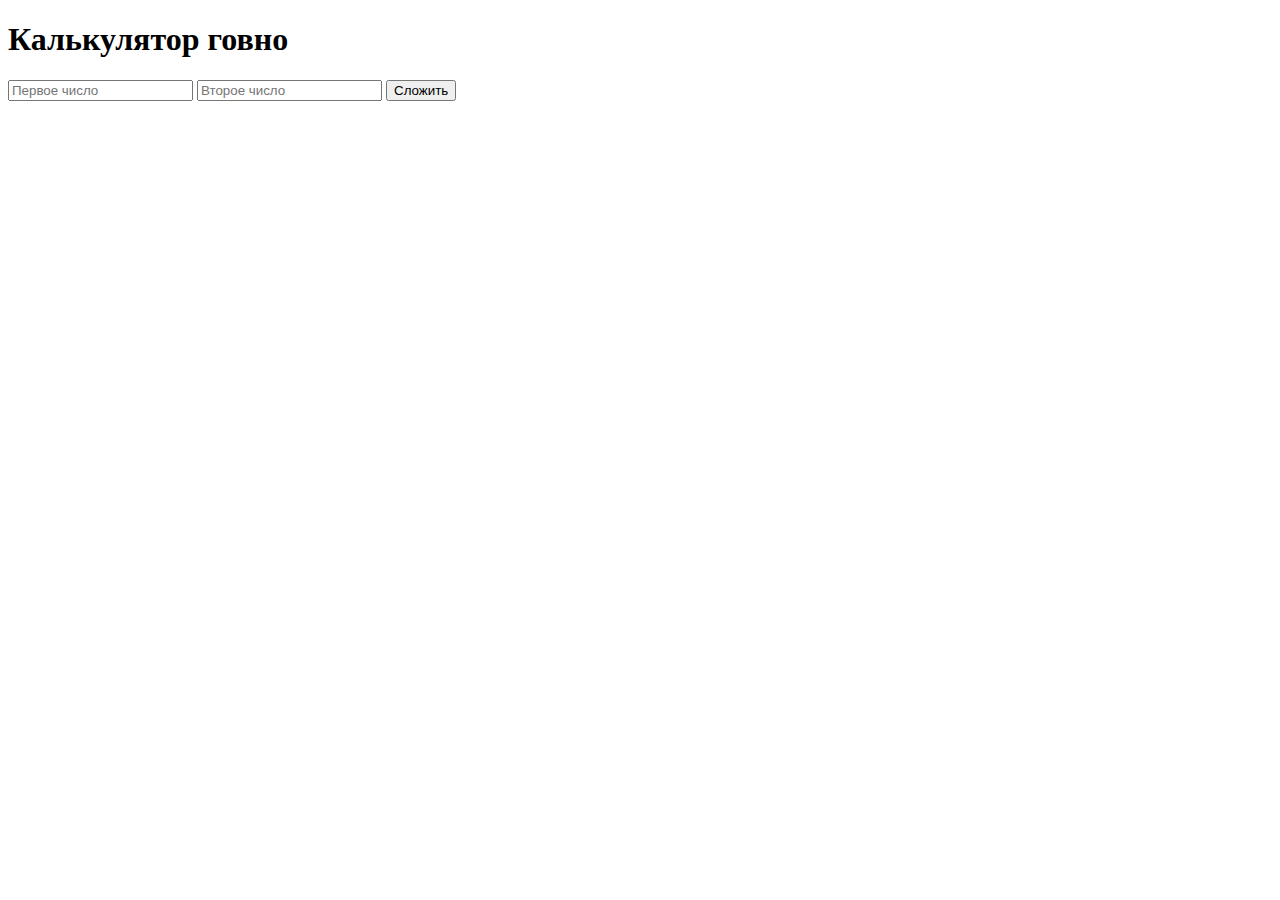
<file: MyPrograms/templates/index.html>
<!DOCTYPE html>
<html lang="en">
<head>
    <meta charset="UTF-8">
    <title>Calculator</title>
</head>
<body>
    <h1>Калькулятор говно</h1>
    <form action="/calculate" method="post">
        <input type="number" name="a" placeholder="Первое число">
        <input type="number" name="b" placeholder="Второе число">
        <button type="submit">Сложить</button>
    </form>
</body>
</html>
</file>
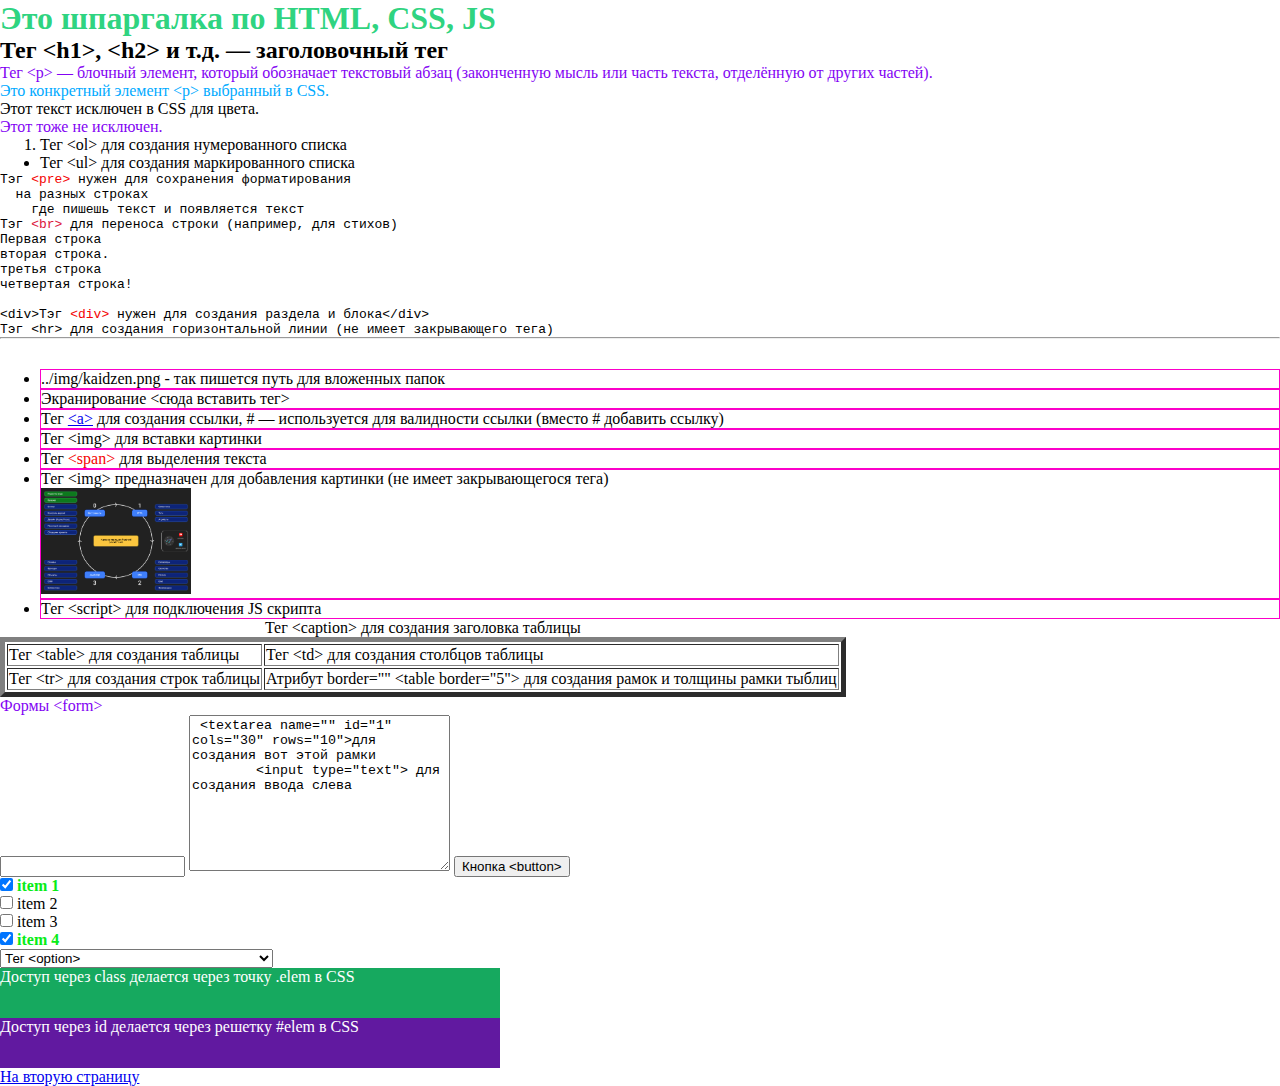
<file: MyPrograms/Teacher/Kaidzen_JS_HTML_CSS/index.html>
<!doctype html>
<html lang="ru">

<head>
  <meta charset="UTF-8" />
  <meta name="viewport" content="width=device-width, initial-scale=1.0" />
  <title>Мой сайт</title>
  <link rel="stylesheet" href="style/kaidzen.css" />
</head>

<body>
  <!-- Это спрятанный комментарий (так создается комментарий) -->

  <h1>
    <span style="color: rgba(26, 208, 117, 0.931)">
      Это шпаргалка по HTML, CSS, JS
    </span>
  </h1>

  <h2>Тег &lt;h1&gt;, &lt;h2&gt; и т.д. — заголовочный тег</h2>

  <p title="title">
    Тег &lt;p&gt; — блочный элемент, который обозначает текстовый абзац
    (законченную мысль или часть текста, отделённую от других частей).
  </p>
  <p>Это конкретный элемент &lt;p&gt; выбранный в CSS.</p>
  <p class="text2">Этот текст исключен в CSS для цвета.</p>
  <p>Этот тоже не исключен.</p>

  <script src="script/kaidzen.js"></script>

  <ol>
    <li>Тег &lt;ol&gt; для создания нумерованного списка</li>
  </ol>

  <ul>
    <li>Тег &lt;ul&gt; для создания маркированного списка</li>
  </ul>

  <pre>
Тэг <span style="color: rgb(244, 2, 2);">&lt;pre&gt;</span> нужен для сохранения форматирования
  на разных строках
    где пишешь текст и появляется текст
Тэг <span style="color: crimson;">&lt;br&gt;</span> для переноса строки (например, для стихов)
Первая строка<br>вторая строка.<br>третья строка<br>четвертая строка!

&lt;div&gt;Тэг <span style="color: rgb(244, 2, 2);">&lt;div&gt;</span> нужен для создания раздела и блока&lt;/div&gt;
Тэг &lt;hr&gt; для создания горизонтальной линии (не имеет закрывающего тега)
<hr>
    </pre>

  <div class="container">
    <ul>
      <li>../img/kaidzen.png - так пишется путь для вложенных папок</li>
      <li>Экранирование &lt;сюда вставить тег&gt;</li>
      <li>
        Тег <a href="#">&lt;a&gt;</a> для создания ссылки, # — используется для
        валидности ссылки (вместо # добавить ссылку)
      </li>
      <li>Тег &lt;img&gt; для вставки картинки</li>
      <li>
        Тег <span style="color: rgb(244, 2, 2)">&lt;span&gt;</span> для
        выделения текста
      </li>
      <li>
        Тег &lt;img&gt; предназначен для добавления картинки (не имеет
        закрывающегося тега)
        <br />
        <img src="img/kaidzen.png" alt="ошибка" width="150" />
      </li>
      <li>Тег &lt;script&gt; для подключения JS скрипта</li>
    </ul>
  </div>


  <table border="5">
    <caption>
      Тег &lt;caption&gt; для создания заголовка таблицы
    </caption>
    <tr>
      <td>Тег &lt;table&gt; для создания таблицы</td>
      <td>Тег &lt;td&gt; для создания столбцов таблицы</td>
    </tr>
    <tr>
      <td>Тег &lt;tr&gt; для создания строк таблицы</td>
      <td>
        Атрибут border="" &lt;table border="5"&gt; для создания рамок и
        толщины рамки тыблиц
      </td>
    </tr>
  </table>

  <p>Формы &lt;form&gt;</p>
  <form action="">
    <input type="text" />
    <textarea name="" id="1" cols="30" rows="10">
 &lt;textarea name="" id="1" cols="30" rows="10"&gt;для создания вот этой рамки 
        &lt;input type="text"&gt; для создания ввода слева </textarea>
    <button>Кнопка &lt;button&gt;</button> <br>

    <input type="checkbox" checked /> <span>item 1</span> <br>
    <input type="checkbox" /> <span>item 2</span> <br>
    <input type="checkbox" /> <span>item 3</span> <br>
    <input type="checkbox" checked /> <span>item 4</span> <br>

    <select name="" id="">
      <option value="">Тег &lt;option&gt;</option>
      <option value="">Тег &lt;option&gt; создает выпадающее меню</option>
    </select>
  </form>

  <div class="elem">1</div>
  <div id="elem">2</div>
  <script src="script/kaidzen.js"></script>

  <div title="Всплывающая подсказка (атрибут title в div)">
    <a href="second.html">На вторую страницу</a>
  </div>
</body>

</html>
</file>
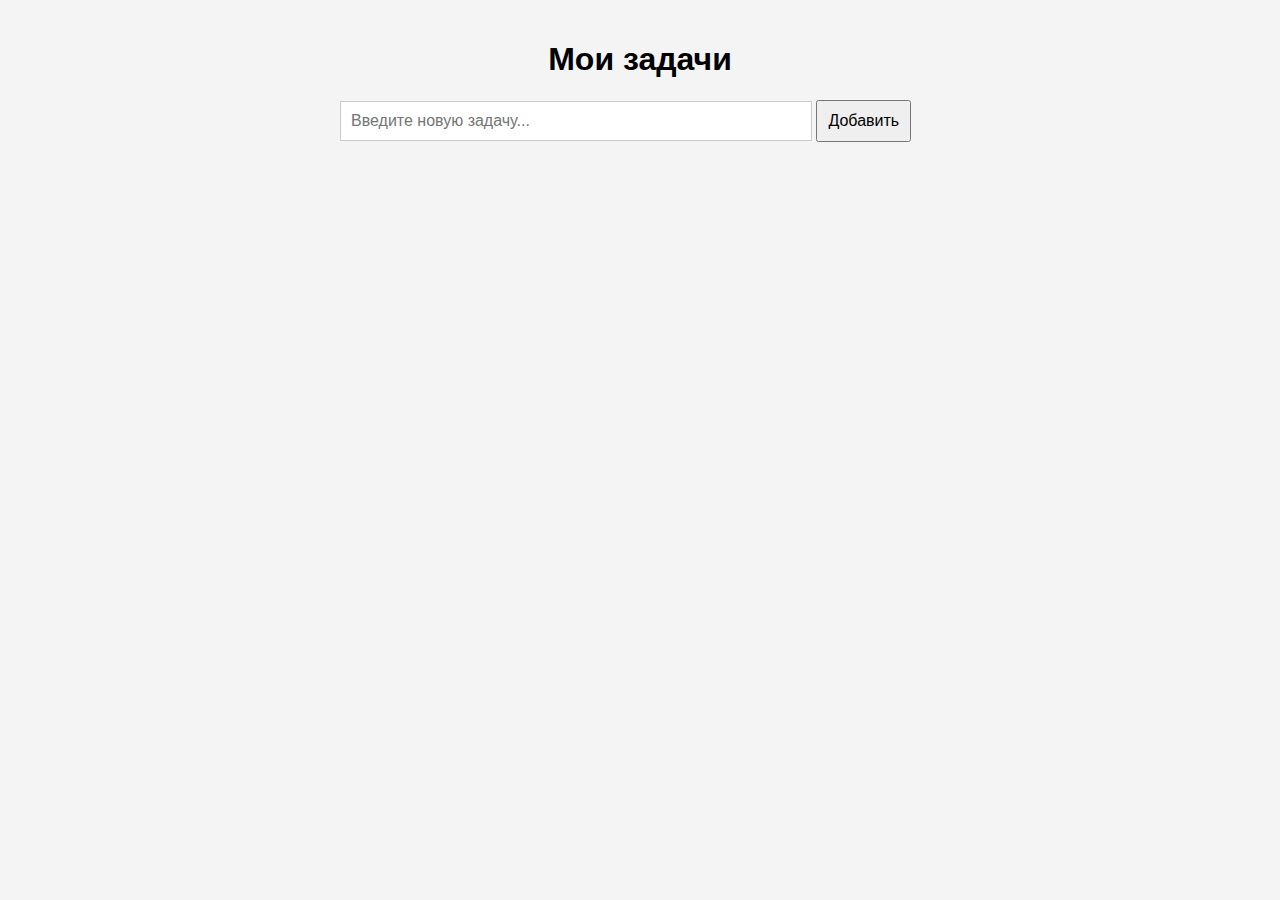
<file: MyPrograms/asdf.html>
<!DOCTYPE html>
<html lang="ru">
<head>
  <meta charset="UTF-8" />
  <meta name="viewport" content="width=device-width, initial-scale=1.0"/>
  <title>To-Do Приложение</title>
  <style>
    body {
      font-family: Arial, sans-serif;
      background: #f4f4f4;
      padding: 20px;
      max-width: 600px;
      margin: auto;
    }
    h1 {
      text-align: center;
    }
    input[type="text"] {
      width: 75%;
      padding: 10px;
      border: 1px solid #ccc;
      font-size: 16px;
    }
    button {
      padding: 10px;
      font-size: 16px;
      cursor: pointer;
    }
    ul {
      list-style-type: none;
      padding: 0;
    }
    li {
      background: #fff;
      margin: 5px 0;
      padding: 10px;
      display: flex;
      justify-content: space-between;
      align-items: center;
      border-radius: 4px;
    }
    .completed {
      text-decoration: line-through;
      color: gray;
    }
    .delete-btn {
      background: red;
      color: white;
      border: none;
      padding: 5px 10px;
      border-radius: 4px;
    }
  </style>
</head>
<body>

  <h1>Мои задачи</h1>
  <input type="text" id="taskInput" placeholder="Введите новую задачу..." />
  <button onclick="addTask()">Добавить</button>

  <ul id="taskList"></ul>

  <script>
    // Загрузка задач из localStorage при запуске
    document.addEventListener("DOMContentLoaded", loadTasks);

    function addTask() {
      const taskInput = document.getElementById("taskInput");
      const taskText = taskInput.value.trim();
      if (taskText === "") return;

      const task = {
        id: Date.now(),
        text: taskText,
        completed: false
      };

      const tasks = getTasksFromLocalStorage();
      tasks.push(task);
      saveTasksToLocalStorage(tasks);

      taskInput.value = "";
      renderTasks();
    }

    function deleteTask(id) {
      let tasks = getTasksFromLocalStorage();
      tasks = tasks.filter(task => task.id !== id);
      saveTasksToLocalStorage(tasks);
      renderTasks();
    }

    function toggleComplete(id) {
      let tasks = getTasksFromLocalStorage();
      tasks = tasks.map(task =>
        task.id === id ? { ...task, completed: !task.completed } : task
      );
      saveTasksToLocalStorage(tasks);
      renderTasks();
    }

    function renderTasks() {
      const taskList = document.getElementById("taskList");
      taskList.innerHTML = "";
      const tasks = getTasksFromLocalStorage();

      tasks.forEach(task => {
        const li = document.createElement("li");

        const checkbox = document.createElement("input");
        checkbox.type = "checkbox";
        checkbox.checked = task.completed;
        checkbox.onclick = () => toggleComplete(task.id);

        const span = document.createElement("span");
        span.textContent = task.text;
        if (task.completed) {
          span.classList.add("completed");
        }

        const deleteBtn = document.createElement("button");
        deleteBtn.textContent = "Удалить";
        deleteBtn.className = "delete-btn";
        deleteBtn.onclick = () => deleteTask(task.id);

        li.appendChild(checkbox);
        li.appendChild(span);
        li.appendChild(deleteBtn);

        taskList.appendChild(li);
      });
    }

    function getTasksFromLocalStorage() {
      return JSON.parse(localStorage.getItem("tasks") || "[]");
    }

    function saveTasksToLocalStorage(tasks) {
      localStorage.setItem("tasks", JSON.stringify(tasks));
    }

    function loadTasks() {
      renderTasks();
    }
  </script>

</body>
</html>
</file>
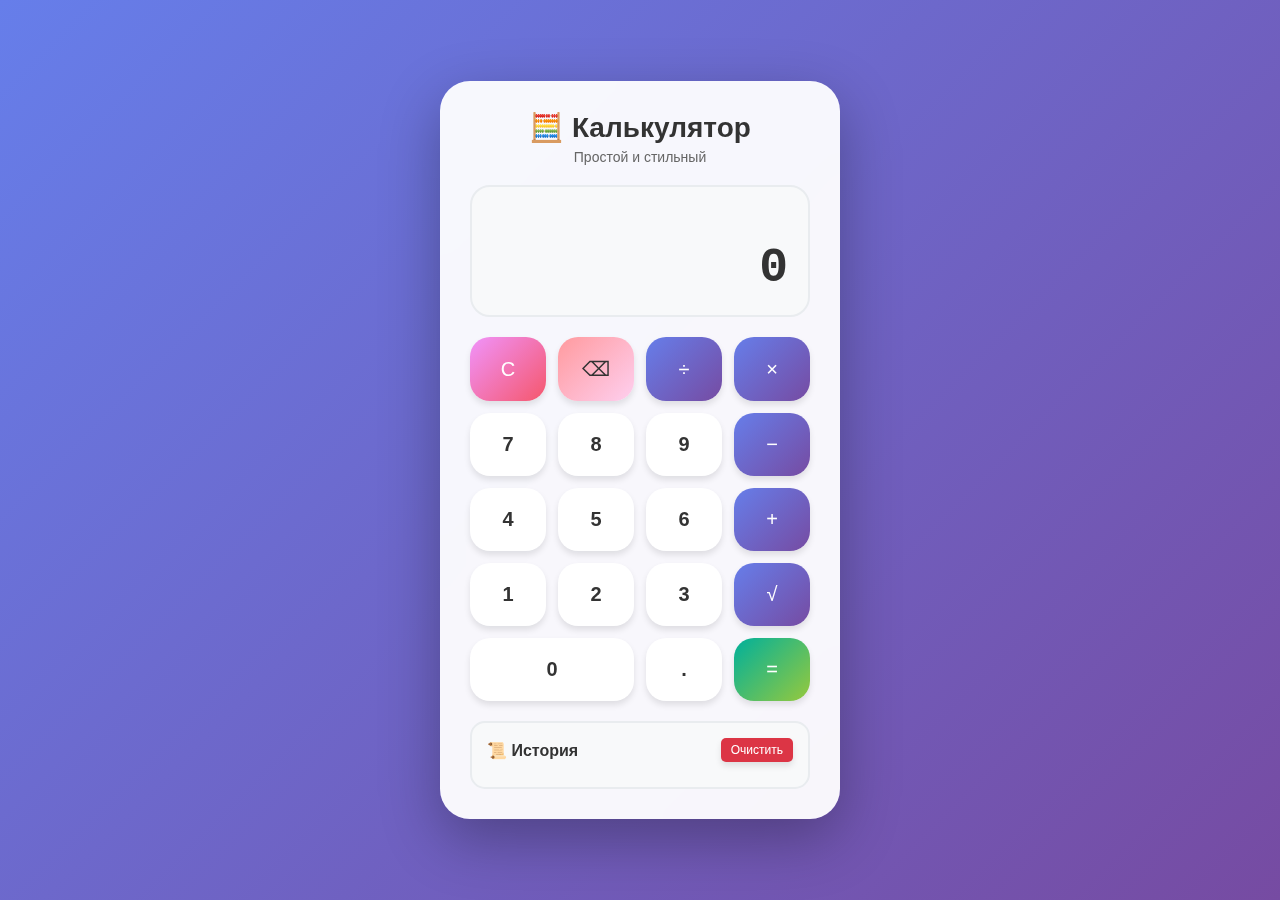
<file: MyPrograms/html cod/index_calculator.html>
<!DOCTYPE html>
<html lang="ru">
<head>
    <meta charset="UTF-8">
    <meta name="viewport" content="width=device-width, initial-scale=1.0">
    <title>Калькулятор | Современный дизайн</title>
    <style>
        * {
            margin: 0;
            padding: 0;
            box-sizing: border-box;
            font-family: 'Segoe UI', Tahoma, Geneva, Verdana, sans-serif;
        }

        body {
            min-height: 100vh;
            display: flex;
            justify-content: center;
            align-items: center;
            background: linear-gradient(135deg, #667eea 0%, #764ba2 100%);
            padding: 20px;
        }

        .calculator {
            background: rgba(255, 255, 255, 0.95);
            backdrop-filter: blur(10px);
            border-radius: 30px;
            box-shadow: 0 20px 60px rgba(0, 0, 0, 0.3);
            padding: 30px;
            width: 100%;
            max-width: 400px;
            transition: transform 0.3s ease;
        }

        .calculator:hover {
            transform: translateY(-5px);
        }

        .header {
            text-align: center;
            margin-bottom: 20px;
        }

        .header h1 {
            color: #333;
            font-size: 28px;
            font-weight: 600;
            margin-bottom: 5px;
        }

        .header p {
            color: #666;
            font-size: 14px;
        }

        .display {
            background: #f8f9fa;
            border-radius: 20px;
            padding: 20px;
            margin-bottom: 20px;
            border: 2px solid #e9ecef;
        }

        .expression {
            font-size: 16px;
            color: #6c757d;
            min-height: 24px;
            text-align: right;
            word-wrap: break-word;
            font-family: 'Courier New', monospace;
        }

        .result {
            font-size: 48px;
            font-weight: 600;
            color: #333;
            text-align: right;
            word-wrap: break-word;
            font-family: 'Courier New', monospace;
            margin-top: 10px;
        }

        .buttons {
            display: grid;
            grid-template-columns: repeat(4, 1fr);
            gap: 12px;
        }

        button {
            border: none;
            outline: none;
            padding: 20px;
            font-size: 20px;
            font-weight: 500;
            border-radius: 20px;
            cursor: pointer;
            transition: all 0.2s ease;
            background: #f8f9fa;
            color: #333;
            box-shadow: 0 4px 6px rgba(0, 0, 0, 0.1);
        }

        button:hover {
            transform: translateY(-2px);
            box-shadow: 0 6px 12px rgba(0, 0, 0, 0.15);
        }

        button:active {
            transform: translateY(0);
            box-shadow: 0 2px 4px rgba(0, 0, 0, 0.1);
        }

        .operator {
            background: linear-gradient(135deg, #667eea 0%, #764ba2 100%);
            color: white;
        }

        .operator:hover {
            background: linear-gradient(135deg, #764ba2 0%, #667eea 100%);
        }

        .equals {
            background: linear-gradient(135deg, #00b09b 0%, #96c93d 100%);
            color: white;
        }

        .equals:hover {
            background: linear-gradient(135deg, #96c93d 0%, #00b09b 100%);
        }

        .clear {
            background: linear-gradient(135deg, #f093fb 0%, #f5576c 100%);
            color: white;
        }

        .clear:hover {
            background: linear-gradient(135deg, #f5576c 0%, #f093fb 100%);
        }

        .delete {
            background: linear-gradient(135deg, #ff9a9e 0%, #fecfef 100%);
            color: #333;
        }

        .number {
            background: white;
            font-weight: 600;
        }

        .zero {
            grid-column: span 2;
        }

        /* Анимация нажатия */
        @keyframes press {
            0% { transform: scale(1); }
            50% { transform: scale(0.95); }
            100% { transform: scale(1); }
        }

        .pressed {
            animation: press 0.1s ease;
        }

        /* Адаптивность */
        @media (max-width: 480px) {
            .calculator {
                padding: 20px;
            }

            button {
                padding: 15px;
                font-size: 18px;
            }

            .result {
                font-size: 36px;
            }
        }

        /* История вычислений */
        .history {
            margin-top: 20px;
            padding: 15px;
            background: #f8f9fa;
            border-radius: 15px;
            border: 2px solid #e9ecef;
            max-height: 150px;
            overflow-y: auto;
        }

        .history h3 {
            color: #333;
            font-size: 16px;
            margin-bottom: 10px;
            display: flex;
            justify-content: space-between;
            align-items: center;
        }

        .history-item {
            padding: 8px;
            border-bottom: 1px solid #dee2e6;
            font-family: 'Courier New', monospace;
            font-size: 14px;
            display: flex;
            justify-content: space-between;
            color: #495057;
        }

        .history-item:last-child {
            border-bottom: none;
        }

        .clear-history {
            background: #dc3545;
            color: white;
            padding: 5px 10px;
            font-size: 12px;
            border-radius: 5px;
            cursor: pointer;
            border: none;
        }

        .clear-history:hover {
            background: #c82333;
        }

        /* Индикатор ошибки */
        .error {
            color: #dc3545 !important;
        }
    </style>
</head>
<body>
    <div class="calculator">
        <div class="header">
            <h1>🧮 Калькулятор</h1>
            <p>Простой и стильный</p>
        </div>

        <!-- Дисплей -->
        <div class="display">
            <div class="expression" id="expression"></div>
            <div class="result" id="result">0</div>
        </div>

        <!-- Кнопки -->
        <div class="buttons">
            <button class="clear" onclick="clearAll()">C</button>
            <button class="delete" onclick="deleteLast()">⌫</button>
            <button class="operator" onclick="appendOperator('/')">÷</button>
            <button class="operator" onclick="appendOperator('*')">×</button>
            
            <button class="number" onclick="appendNumber('7')">7</button>
            <button class="number" onclick="appendNumber('8')">8</button>
            <button class="number" onclick="appendNumber('9')">9</button>
            <button class="operator" onclick="appendOperator('-')">−</button>
            
            <button class="number" onclick="appendNumber('4')">4</button>
            <button class="number" onclick="appendNumber('5')">5</button>
            <button class="number" onclick="appendNumber('6')">6</button>
            <button class="operator" onclick="appendOperator('+')">+</button>
            
            <button class="number" onclick="appendNumber('1')">1</button>
            <button class="number" onclick="appendNumber('2')">2</button>
            <button class="number" onclick="appendNumber('3')">3</button>
            <button class="operator" onclick="appendSquareRoot()">√</button>
            
            <button class="number zero" onclick="appendNumber('0')" style="grid-column: span 2;">0</button>
            <button class="number" onclick="appendNumber('.')">.</button>
            <button class="equals" onclick="calculate()">=</button>
        </div>

        <!-- История вычислений -->
        <div class="history">
            <h3>
                📜 История
                <button class="clear-history" onclick="clearHistory()">Очистить</button>
            </h3>
            <div id="history-list"></div>
        </div>
    </div>

    <script>
        // Переменные для хранения состояния калькулятора
        let currentInput = '';
        let previousInput = '';
        let operator = null;
        let shouldResetScreen = false;
        let history = JSON.parse(localStorage.getItem('calculatorHistory')) || [];

        // Элементы DOM
        const expressionDisplay = document.getElementById('expression');
        const resultDisplay = document.getElementById('result');
        const historyList = document.getElementById('history-list');

        // Инициализация
        function init() {
            updateDisplay();
            renderHistory();
            
            // Добавляем поддержку клавиатуры
            document.addEventListener('keydown', handleKeyboardInput);
        }

        // Обработка клавиатуры
        function handleKeyboardInput(e) {
            const key = e.key;
            
            if (key >= '0' && key <= '9') appendNumber(key);
            else if (key === '.') appendNumber('.');
            else if (key === '+' || key === '-' || key === '*' || key === '/') appendOperator(key);
            else if (key === 'Enter' || key === '=') calculate();
            else if (key === 'Escape') clearAll();
            else if (key === 'Backspace') deleteLast();
            else if (key === '%') calculatePercentage();
            
            // Анимация нажатия на кнопку
            const button = Array.from(document.querySelectorAll('button')).find(
                btn => btn.textContent === key || 
                       (key === '/' && btn.textContent === '÷') ||
                       (key === '*' && btn.textContent === '×')
            );
            
            if (button) {
                button.classList.add('pressed');
                setTimeout(() => button.classList.remove('pressed'), 100);
            }
        }

        // Добавление числа
        function appendNumber(number) {
            if (shouldResetScreen) {
                currentInput = '';
                shouldResetScreen = false;
            }
            
            if (number === '.' && currentInput.includes('.')) return;
            if (number === '.' && currentInput === '') currentInput = '0';
            
            currentInput += number;
            updateDisplay();
        }

        // Добавление оператора
        function appendOperator(op) {
            if (currentInput === '' && previousInput === '') return;
            
            if (previousInput !== '' && currentInput !== '') {
                calculate();
            }
            
            operator = op;
            previousInput = currentInput || previousInput;
            currentInput = '';
            updateDisplay();
        }

        // Вычисление результата
        function calculate() {
            if (previousInput === '' || currentInput === '' || !operator) return;
            
            let result;
            const prev = parseFloat(previousInput);
            const current = parseFloat(currentInput);
            
            if (isNaN(prev) || isNaN(current)) return;
            
            switch (operator) {
                case '+':
                    result = prev + current;
                    break;
                case '-':
                    result = prev - current;
                    break;
                case '*':
                    result = prev * current;
                    break;
                case '/':
                    if (current === 0) {
                        showError('Деление на ноль невозможно');
                        return;
                    }
                    result = prev / current;
                    break;
                default:
                    return;
            }
            
            // Округляем до 10 знаков после запятой
            result = Math.round(result * 10000000000) / 10000000000;
            
            // Добавляем в историю
            addToHistory(`${prev} ${getOperatorSymbol(operator)} ${current} = ${result}`);
            
            currentInput = result.toString();
            operator = null;
            previousInput = '';
            shouldResetScreen = true;
            
            updateDisplay();
        }

        // Квадратный корень
        function appendSquareRoot() {
            if (currentInput === '') return;
            
            const num = parseFloat(currentInput);
            if (num < 0) {
                showError('Корень из отрицательного числа');
                return;
            }
            
            const result = Math.sqrt(num);
            addToHistory(`√${num} = ${result}`);
            
            currentInput = result.toString();
            shouldResetScreen = true;
            updateDisplay();
        }

        // Процент
        function calculatePercentage() {
            if (currentInput === '') return;
            
            const num = parseFloat(currentInput);
            const result = num / 100;
            
            currentInput = result.toString();
            updateDisplay();
        }

        // Очистка всего
        function clearAll() {
            currentInput = '';
            previousInput = '';
            operator = null;
            shouldResetScreen = false;
            updateDisplay();
        }

        // Удаление последнего символа
        function deleteLast() {
            if (currentInput !== '') {
                currentInput = currentInput.slice(0, -1);
            } else if (operator !== null) {
                operator = null;
                previousInput = '';
            }
            updateDisplay();
        }

        // Обновление дисплея
        function updateDisplay() {
            // Обновляем выражение
            let expression = '';
            if (previousInput !== '') {
                expression += previousInput;
                if (operator) expression += ` ${getOperatorSymbol(operator)}`;
            }
            expressionDisplay.textContent = expression;
            
            // Обновляем результат
            resultDisplay.textContent = currentInput || '0';
            resultDisplay.classList.remove('error');
        }

        // Получение символа оператора
        function getOperatorSymbol(op) {
            switch (op) {
                case '/': return '÷';
                case '*': return '×';
                default: return op;
            }
        }

        // Добавление в историю
        function addToHistory(entry) {
            history.unshift(entry);
            if (history.length > 10) history.pop();
            
            // Сохраняем в localStorage
            localStorage.setItem('calculatorHistory', JSON.stringify(history));
            
            renderHistory();
        }

        // Очистка истории
        function clearHistory() {
            history = [];
            localStorage.removeItem('calculatorHistory');
            renderHistory();
        }

        // Отображение истории
        function renderHistory() {
            historyList.innerHTML = '';
            history.forEach(item => {
                const div = document.createElement('div');
                div.className = 'history-item';
                div.textContent = item;
                historyList.appendChild(div);
            });
        }

        // Показ ошибки
        function showError(message) {
            resultDisplay.textContent = message;
            resultDisplay.classList.add('error');
            currentInput = '';
            previousInput = '';
            operator = null;
            setTimeout(() => updateDisplay(), 1500);
        }

        // Запуск калькулятора
        init();
    </script>
</body>
</html>
</file>
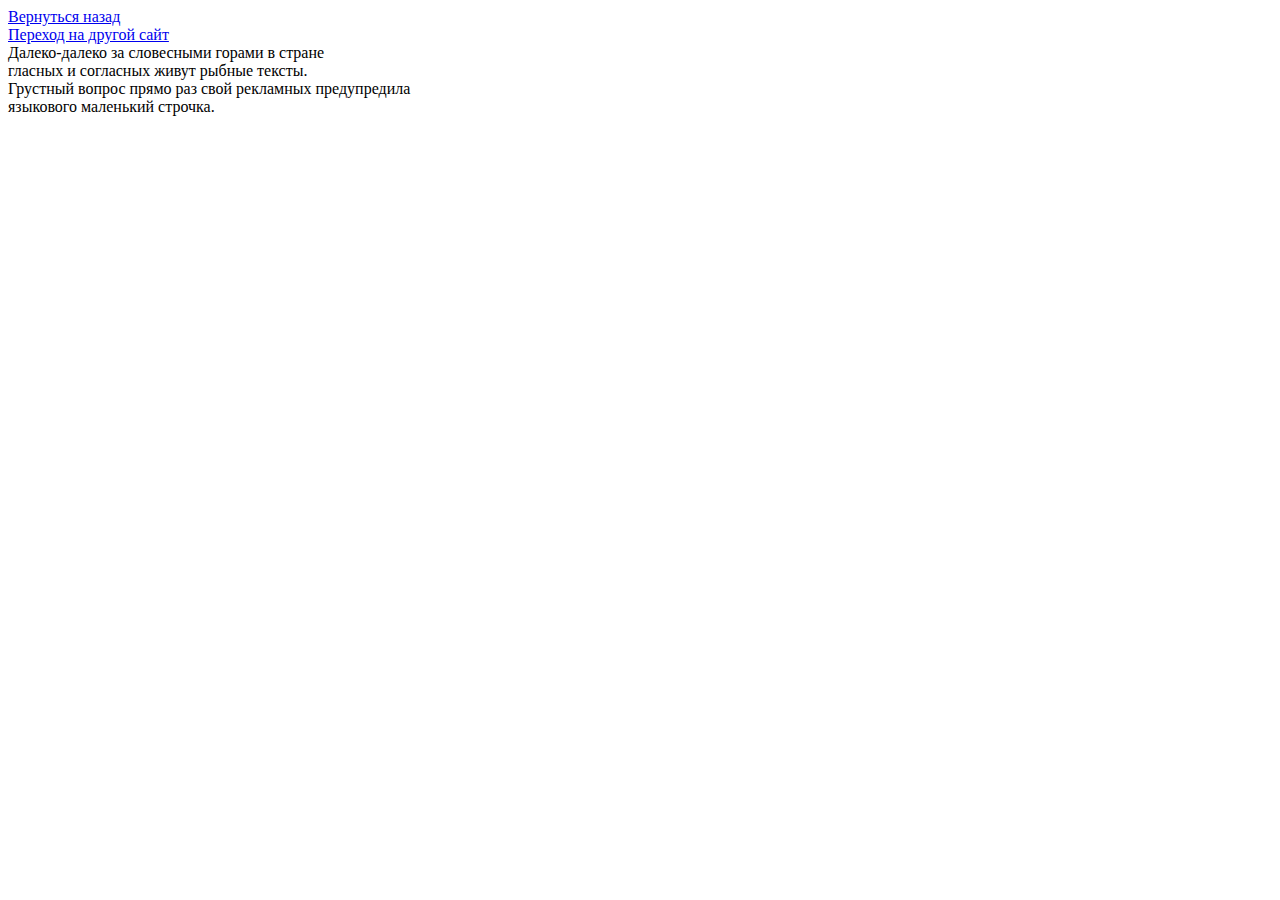
<file: MyPrograms/Teacher/Kaidzen_JS_HTML_CSS/second.html>
<!doctype html>
<html lang="en">
  <head>
    <meta charset="UTF-8" />
    <meta name="viewport" content="width=device-width, initial-scale=1.0" />
    <title>Вторая страница</title>
  </head>

  <body>
    <div><a href="index.html">Вернуться назад</a></div>
    <div><a href="https://htmlcolorcodes.com/">Переход на другой сайт</a></div>
    Далеко-далеко за словесными горами в стране<br/>
    гласных и согласных живут рыбные тексты.<br/>
    Грустный вопрос прямо раз свой рекламных предупредила<br/>
    языкового маленький строчка.


  </body>
</html>
</file>
<file: MyPrograms/Teacher/Kaidzen_JS_HTML_CSS/style/kaidzen.css>
/* Позволяет обратится ко всем тегам на странице */
* {
    margin: 0;
}

/* при наведении стрелкой на ссылку будет менятся цвет */
li a:hover {
    color: #08ec17;
    /* цвет тега <a> */
}

/* меняет цвет ul идущий после pre */
pre+ul {
    color: #dd00ff;
    /* цвет текста */
    border: 1px solid rgb(0, 123, 255);
    /* цвет рамки */
}

/*выбор дочерних элементов которые вложенные(тут сработала специфичность, выше блок кода не сработал)*/
div.container>ul>li {
    border: 1px solid rgb(251, 0, 201);
}

/*обратится к элементу который имеет определенный атрибут*/
p[title] {
    color: #73ba1b;
}

/* обратится к элементу который имеет определенный атрибут*/
input:checked+span {
    /* выбрать все чекнутые элементы */
    color: #08ec17;
    /* цвет текста */
    font-weight: 600;
    /* жирный шрифт */
}

/* обратится ко всем тегам p кроме .text2 */
p:not(.text2) {
    color: #8303f3;
}
/*выбрать конкретный элемент*/
p:nth-child(4) {
    color: rgb(0, 170, 255);
}

/* обратится ко всему body */
body {
    background-color: #ffffff;
    color: rgb(0, 0, 0);
}

/* обратится к классу */
.elem {
    width: 500px;
    /* ширина */
    height: 50px;
    /* высота */
    background-color: #16a95f;
    /* цвет фона */
    color: #ffffff;
    /* цвет текста */
}

/* обратится к id */
#elem {
    width: 500px;
    height: 50px;
    background-color: #6119a0;
    color: #ffffff;
}
</file>
